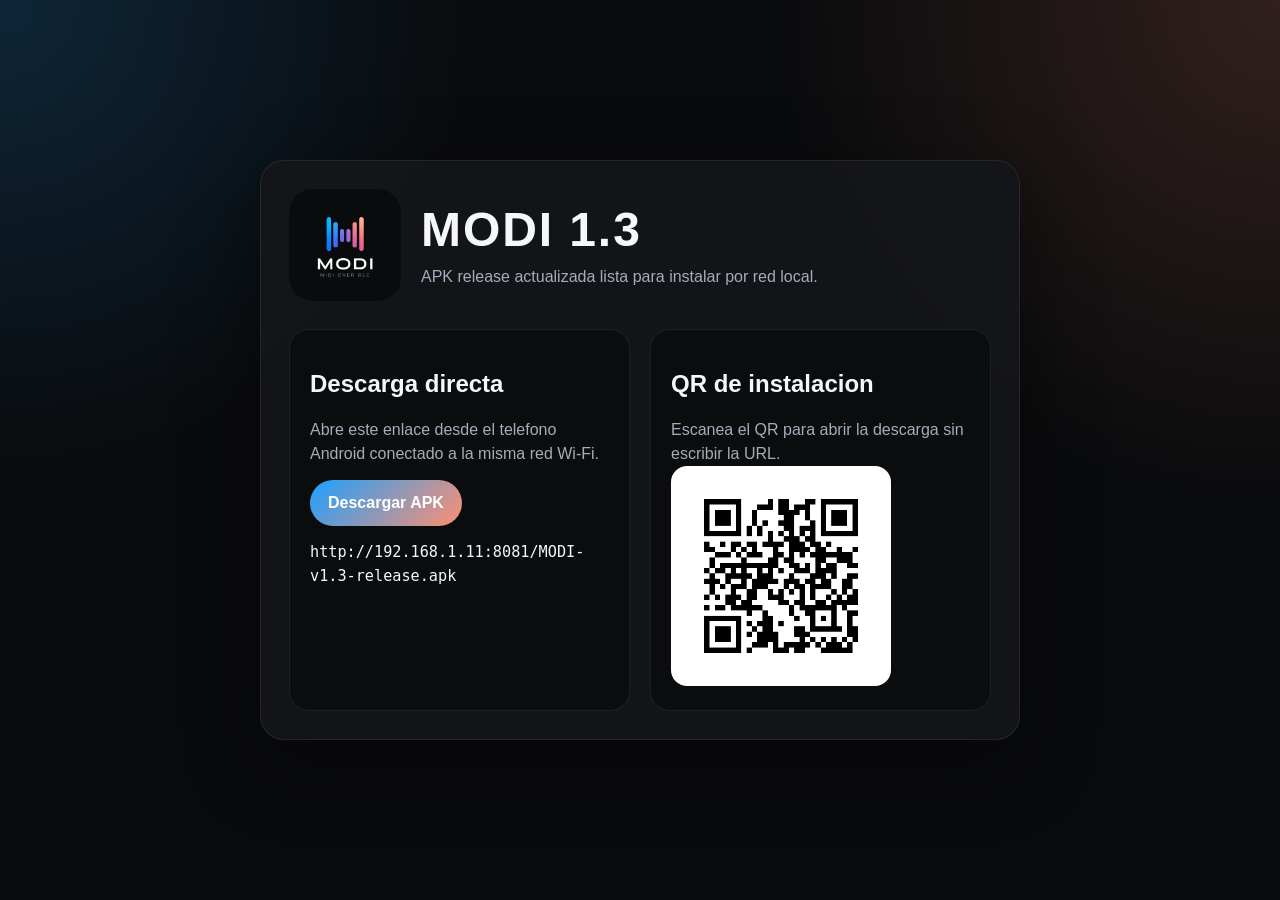
<file: share/index.html>
<!doctype html>
<html lang="en">
  <head>
    <meta charset="UTF-8" />
    <meta name="viewport" content="width=device-width, initial-scale=1.0" />
    <title>MODI APK Download</title>
    <style>
      :root {
        color-scheme: dark;
        --bg: #0a0b0d;
        --panel: #151619;
        --text: #f5f7fb;
        --muted: #a4adba;
        --accent: #1da1ff;
        --accent2: #ff8f70;
      }
      * { box-sizing: border-box; }
      body {
        margin: 0;
        min-height: 100vh;
        font-family: -apple-system, BlinkMacSystemFont, "Segoe UI", sans-serif;
        background:
          radial-gradient(circle at top left, rgba(29, 161, 255, 0.18), transparent 30%),
          radial-gradient(circle at top right, rgba(255, 143, 112, 0.16), transparent 32%),
          var(--bg);
        color: var(--text);
        display: grid;
        place-items: center;
        padding: 24px;
      }
      main {
        width: min(760px, 100%);
        background: rgba(21, 22, 25, 0.92);
        border: 1px solid rgba(255, 255, 255, 0.08);
        border-radius: 24px;
        padding: 28px;
        box-shadow: 0 24px 80px rgba(0, 0, 0, 0.42);
      }
      .hero {
        display: flex;
        align-items: center;
        gap: 20px;
        margin-bottom: 24px;
      }
      .hero img.logo {
        width: 112px;
        height: 112px;
        object-fit: contain;
        border-radius: 24px;
        background: #0a0b0d;
        padding: 12px;
      }
      h1 {
        margin: 0 0 8px;
        font-size: clamp(2rem, 4vw, 3rem);
        letter-spacing: 0.04em;
      }
      p {
        margin: 0;
        color: var(--muted);
        line-height: 1.5;
      }
      .actions {
        display: grid;
        grid-template-columns: repeat(auto-fit, minmax(220px, 1fr));
        gap: 20px;
        margin-top: 28px;
      }
      .card {
        background: rgba(10, 11, 13, 0.82);
        border: 1px solid rgba(255, 255, 255, 0.08);
        border-radius: 20px;
        padding: 20px;
      }
      .download {
        display: inline-block;
        margin-top: 14px;
        padding: 14px 18px;
        border-radius: 999px;
        background: linear-gradient(135deg, var(--accent), var(--accent2));
        color: white;
        text-decoration: none;
        font-weight: 700;
      }
      .qr {
        width: 100%;
        max-width: 220px;
        border-radius: 16px;
        background: white;
        padding: 12px;
      }
      code {
        color: var(--text);
        font-size: 0.95rem;
      }
    </style>
  </head>
  <body>
    <main>
      <section class="hero">
        <img class="logo" src="modi-logo.png" alt="MODI logo" />
        <div>
          <h1>MODI 1.3</h1>
          <p>APK release actualizada lista para instalar por red local.</p>
        </div>
      </section>

      <section class="actions">
        <article class="card">
          <h2>Descarga directa</h2>
          <p>Abre este enlace desde el telefono Android conectado a la misma red Wi-Fi.</p>
          <a class="download" href="MODI-v1.3-release.apk">Descargar APK</a>
          <p style="margin-top: 14px;"><code>http://192.168.1.11:8081/MODI-v1.3-release.apk</code></p>
        </article>

        <article class="card">
          <h2>QR de instalacion</h2>
          <p>Escanea el QR para abrir la descarga sin escribir la URL.</p>
          <img class="qr" src="modi-apk-qr.png" alt="QR for MODI APK" />
        </article>
      </section>
    </main>
  </body>
  </html>
</file>
